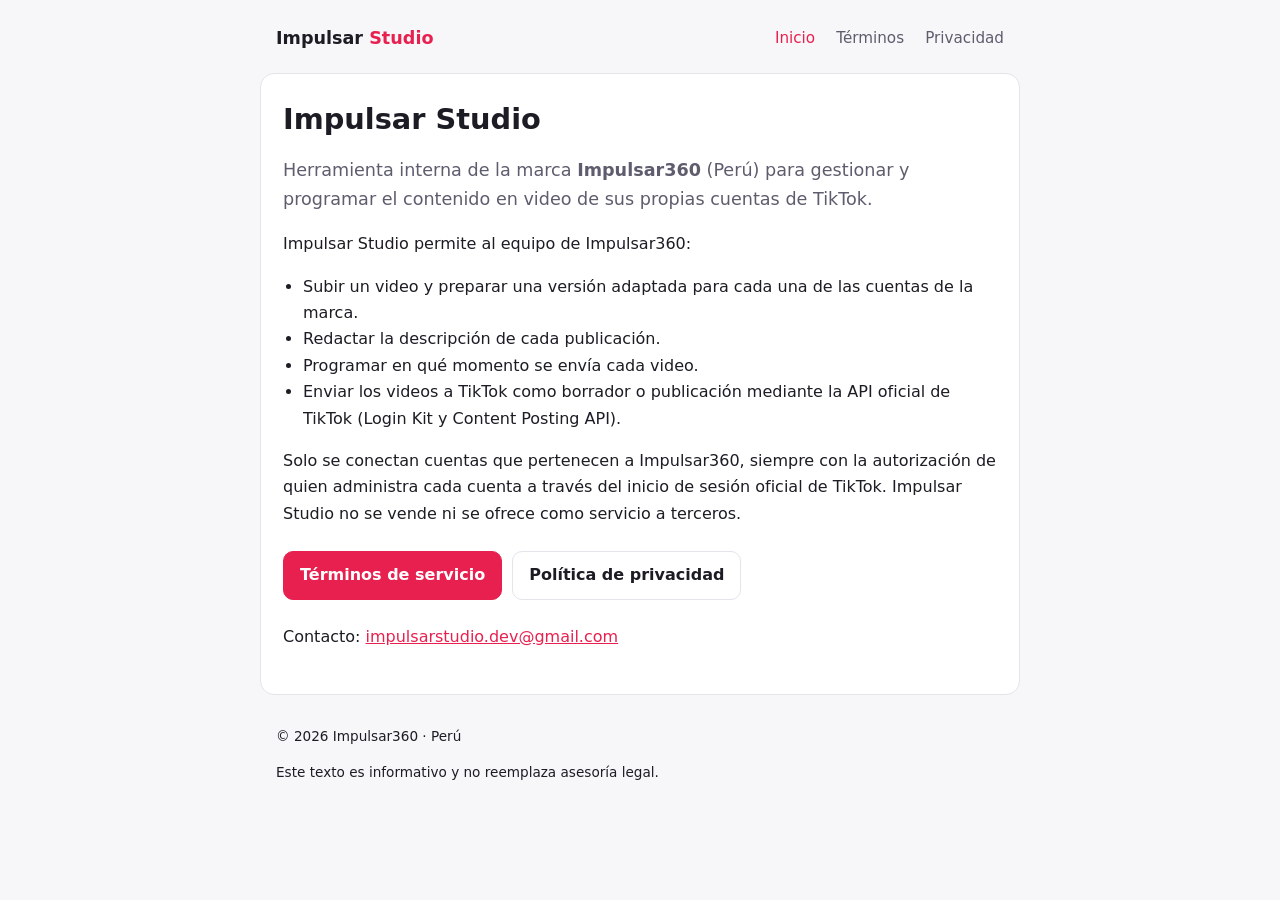
<file: index.html>
<!doctype html>
<html lang="es">
<head>
  <meta charset="utf-8">
  <meta name="viewport" content="width=device-width, initial-scale=1">
  <title>Impulsar Studio</title>
  <meta name="description" content="Impulsar Studio es la herramienta interna de Impulsar360 para gestionar y programar el contenido en video de sus propias cuentas de TikTok.">
  <link rel="stylesheet" href="style.css">
</head>
<body>
  <header>
    <a class="brand" href="./">Impulsar <span>Studio</span></a>
    <nav>
      <a href="./" aria-current="page">Inicio</a>
      <a href="terminos.html">Términos</a>
      <a href="privacidad.html">Privacidad</a>
    </nav>
  </header>

  <main>
    <h1>Impulsar Studio</h1>
    <p class="lead">Herramienta interna de la marca <strong>Impulsar360</strong> (Perú) para gestionar y programar el contenido en video de sus propias cuentas de TikTok.</p>

    <p>Impulsar Studio permite al equipo de Impulsar360:</p>
    <ul>
      <li>Subir un video y preparar una versión adaptada para cada una de las cuentas de la marca.</li>
      <li>Redactar la descripción de cada publicación.</li>
      <li>Programar en qué momento se envía cada video.</li>
      <li>Enviar los videos a TikTok como borrador o publicación mediante la API oficial de TikTok (Login Kit y Content Posting API).</li>
    </ul>

    <p>Solo se conectan cuentas que pertenecen a Impulsar360, siempre con la autorización de quien administra cada cuenta a través del inicio de sesión oficial de TikTok. Impulsar Studio no se vende ni se ofrece como servicio a terceros.</p>

    <div class="links">
      <a class="btn primary" href="terminos.html">Términos de servicio</a>
      <a class="btn" href="privacidad.html">Política de privacidad</a>
    </div>

    <p style="margin-top:24px">Contacto: <a href="mailto:impulsarstudio.dev@gmail.com">impulsarstudio.dev@gmail.com</a></p>
  </main>

  <footer>
    <p>© 2026 Impulsar360 · Perú</p>
    <p>Este texto es informativo y no reemplaza asesoría legal.</p>
  </footer>
</body>
</html>
</file>
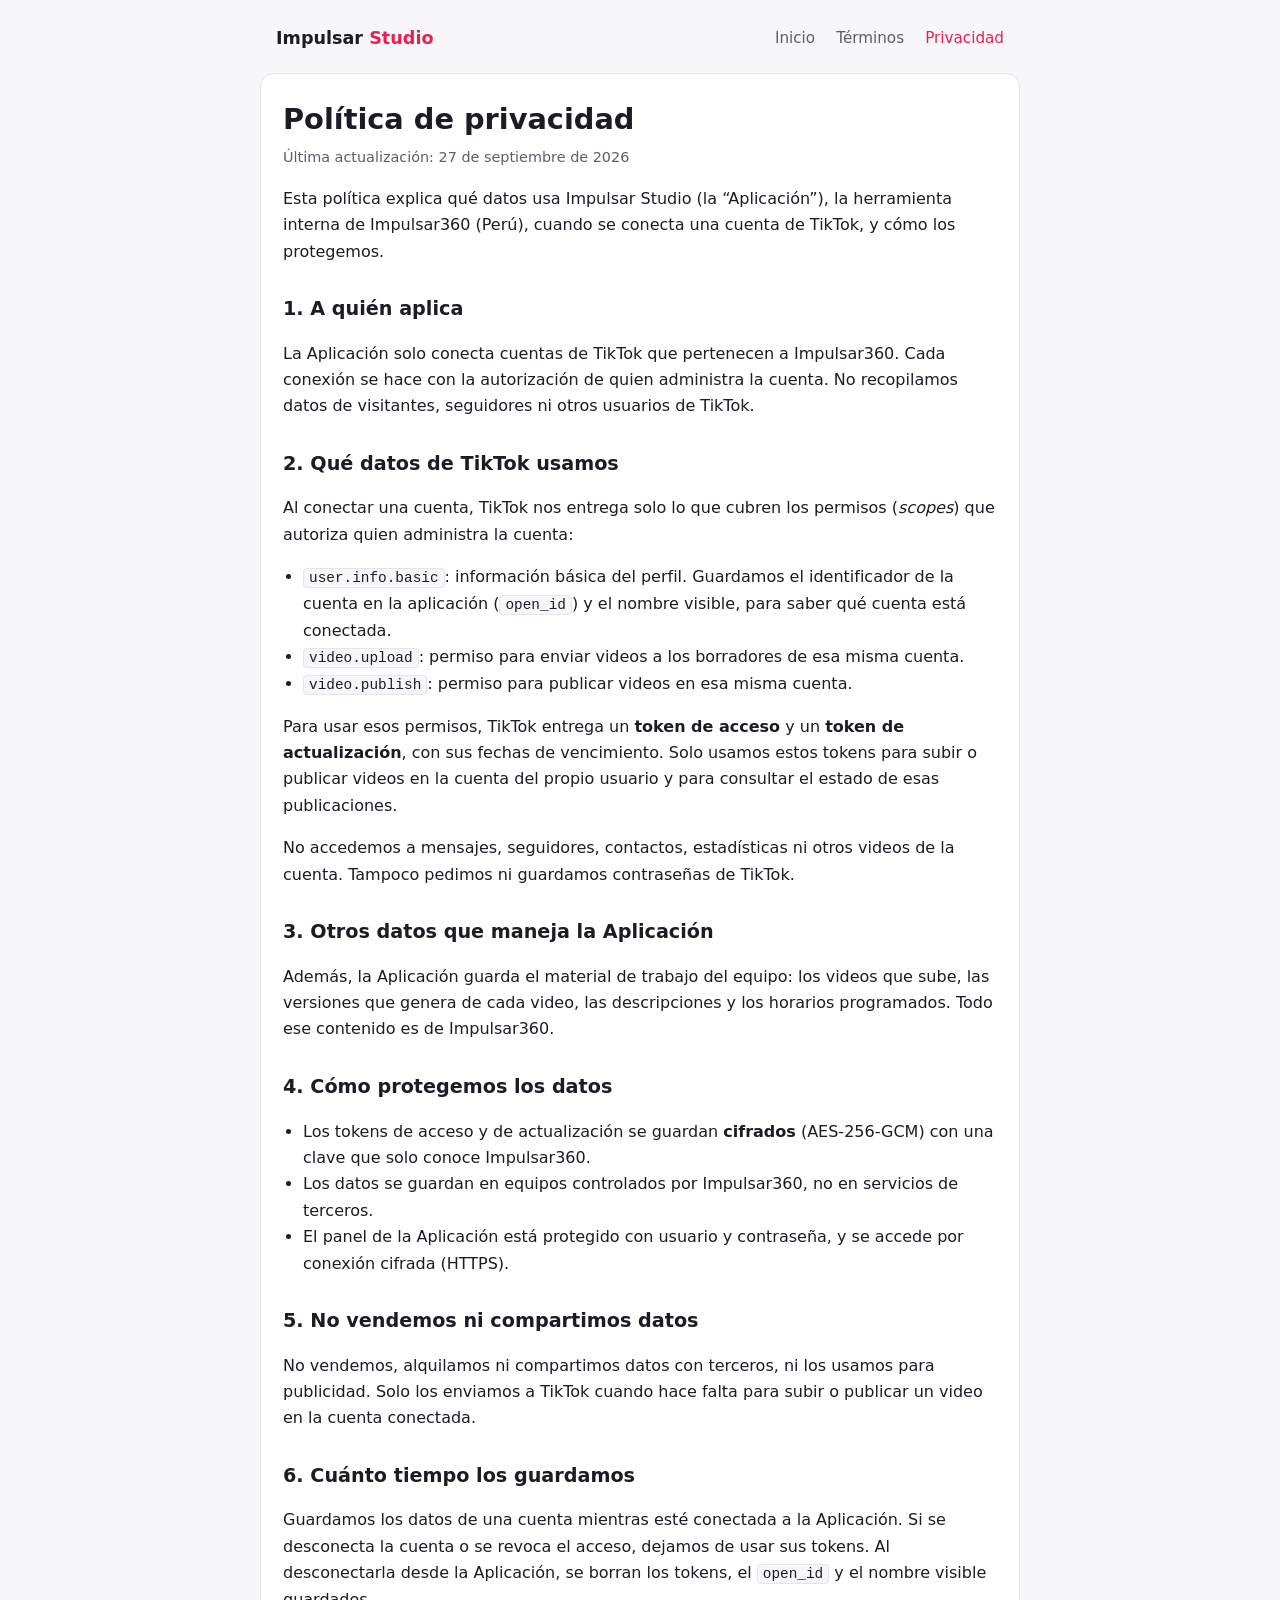
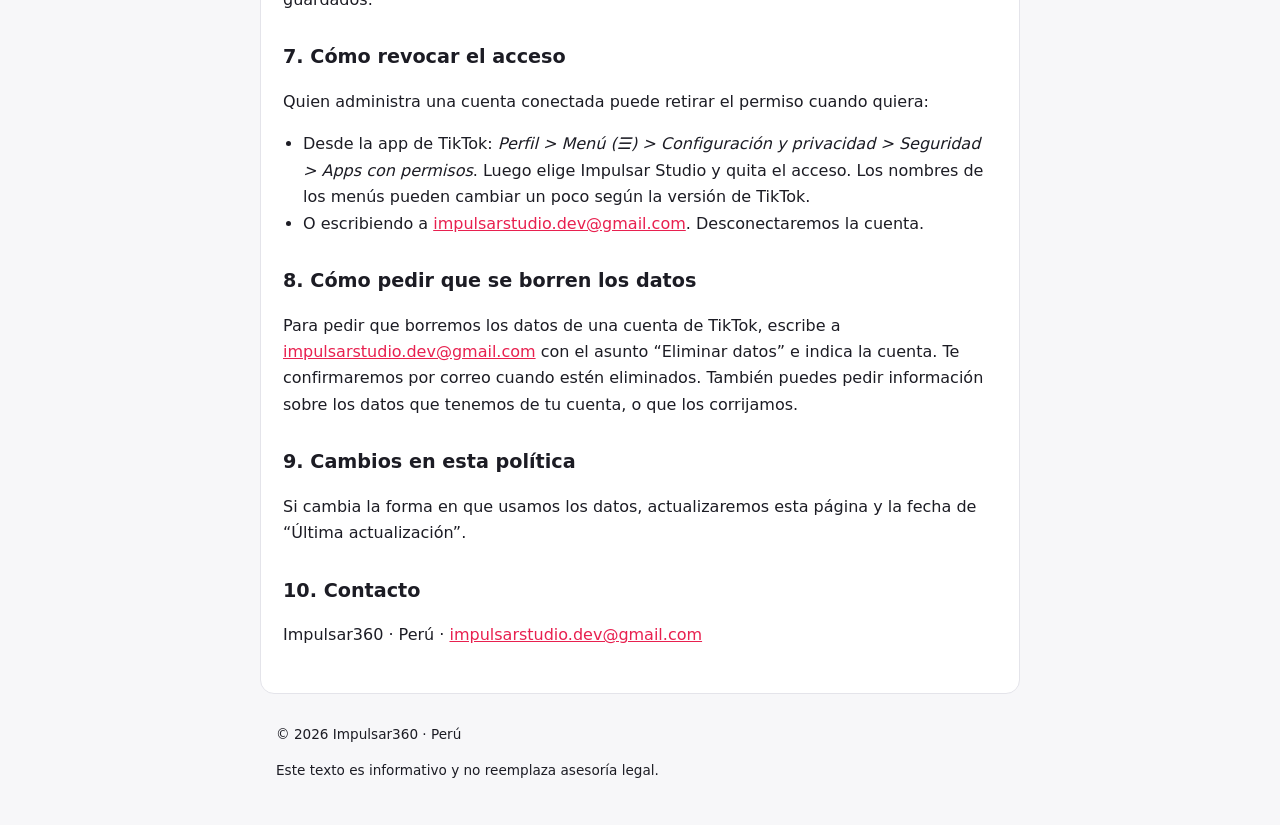
<file: privacidad.html>
<!doctype html>
<html lang="es">
<head>
  <meta charset="utf-8">
  <meta name="viewport" content="width=device-width, initial-scale=1">
  <title>Política de privacidad · Impulsar Studio</title>
  <meta name="description" content="Qué datos de TikTok usa Impulsar Studio, cómo se protegen y cómo revocar el acceso o pedir su eliminación.">
  <link rel="stylesheet" href="style.css">
</head>
<body>
  <header>
    <a class="brand" href="./">Impulsar <span>Studio</span></a>
    <nav>
      <a href="./">Inicio</a>
      <a href="terminos.html">Términos</a>
      <a href="privacidad.html" aria-current="page">Privacidad</a>
    </nav>
  </header>

  <main>
    <h1>Política de privacidad</h1>
    <p class="updated">Última actualización: 27 de septiembre de 2026</p>

    <p>Esta política explica qué datos usa Impulsar Studio (la “Aplicación”), la herramienta interna de Impulsar360 (Perú), cuando se conecta una cuenta de TikTok, y cómo los protegemos.</p>

    <h2>1. A quién aplica</h2>
    <p>La Aplicación solo conecta cuentas de TikTok que pertenecen a Impulsar360. Cada conexión se hace con la autorización de quien administra la cuenta. No recopilamos datos de visitantes, seguidores ni otros usuarios de TikTok.</p>

    <h2>2. Qué datos de TikTok usamos</h2>
    <p>Al conectar una cuenta, TikTok nos entrega solo lo que cubren los permisos (<em>scopes</em>) que autoriza quien administra la cuenta:</p>
    <ul>
      <li><code>user.info.basic</code>: información básica del perfil. Guardamos el identificador de la cuenta en la aplicación (<code>open_id</code>) y el nombre visible, para saber qué cuenta está conectada.</li>
      <li><code>video.upload</code>: permiso para enviar videos a los borradores de esa misma cuenta.</li>
      <li><code>video.publish</code>: permiso para publicar videos en esa misma cuenta.</li>
    </ul>
    <p>Para usar esos permisos, TikTok entrega un <strong>token de acceso</strong> y un <strong>token de actualización</strong>, con sus fechas de vencimiento. Solo usamos estos tokens para subir o publicar videos en la cuenta del propio usuario y para consultar el estado de esas publicaciones.</p>
    <p>No accedemos a mensajes, seguidores, contactos, estadísticas ni otros videos de la cuenta. Tampoco pedimos ni guardamos contraseñas de TikTok.</p>

    <h2>3. Otros datos que maneja la Aplicación</h2>
    <p>Además, la Aplicación guarda el material de trabajo del equipo: los videos que sube, las versiones que genera de cada video, las descripciones y los horarios programados. Todo ese contenido es de Impulsar360.</p>

    <h2>4. Cómo protegemos los datos</h2>
    <ul>
      <li>Los tokens de acceso y de actualización se guardan <strong>cifrados</strong> (AES-256-GCM) con una clave que solo conoce Impulsar360.</li>
      <li>Los datos se guardan en equipos controlados por Impulsar360, no en servicios de terceros.</li>
      <li>El panel de la Aplicación está protegido con usuario y contraseña, y se accede por conexión cifrada (HTTPS).</li>
    </ul>

    <h2>5. No vendemos ni compartimos datos</h2>
    <p>No vendemos, alquilamos ni compartimos datos con terceros, ni los usamos para publicidad. Solo los enviamos a TikTok cuando hace falta para subir o publicar un video en la cuenta conectada.</p>

    <h2>6. Cuánto tiempo los guardamos</h2>
    <p>Guardamos los datos de una cuenta mientras esté conectada a la Aplicación. Si se desconecta la cuenta o se revoca el acceso, dejamos de usar sus tokens. Al desconectarla desde la Aplicación, se borran los tokens, el <code>open_id</code> y el nombre visible guardados.</p>

    <h2>7. Cómo revocar el acceso</h2>
    <p>Quien administra una cuenta conectada puede retirar el permiso cuando quiera:</p>
    <ul>
      <li>Desde la app de TikTok: <em>Perfil &gt; Menú (☰) &gt; Configuración y privacidad &gt; Seguridad &gt; Apps con permisos</em>. Luego elige Impulsar Studio y quita el acceso. Los nombres de los menús pueden cambiar un poco según la versión de TikTok.</li>
      <li>O escribiendo a <a href="mailto:impulsarstudio.dev@gmail.com">impulsarstudio.dev@gmail.com</a>. Desconectaremos la cuenta.</li>
    </ul>

    <h2>8. Cómo pedir que se borren los datos</h2>
    <p>Para pedir que borremos los datos de una cuenta de TikTok, escribe a <a href="mailto:impulsarstudio.dev@gmail.com">impulsarstudio.dev@gmail.com</a> con el asunto “Eliminar datos” e indica la cuenta. Te confirmaremos por correo cuando estén eliminados. También puedes pedir información sobre los datos que tenemos de tu cuenta, o que los corrijamos.</p>

    <h2>9. Cambios en esta política</h2>
    <p>Si cambia la forma en que usamos los datos, actualizaremos esta página y la fecha de “Última actualización”.</p>

    <h2>10. Contacto</h2>
    <p>Impulsar360 · Perú · <a href="mailto:impulsarstudio.dev@gmail.com">impulsarstudio.dev@gmail.com</a></p>
  </main>

  <footer>
    <p>© 2026 Impulsar360 · Perú</p>
    <p>Este texto es informativo y no reemplaza asesoría legal.</p>
  </footer>
</body>
</html>
</file>
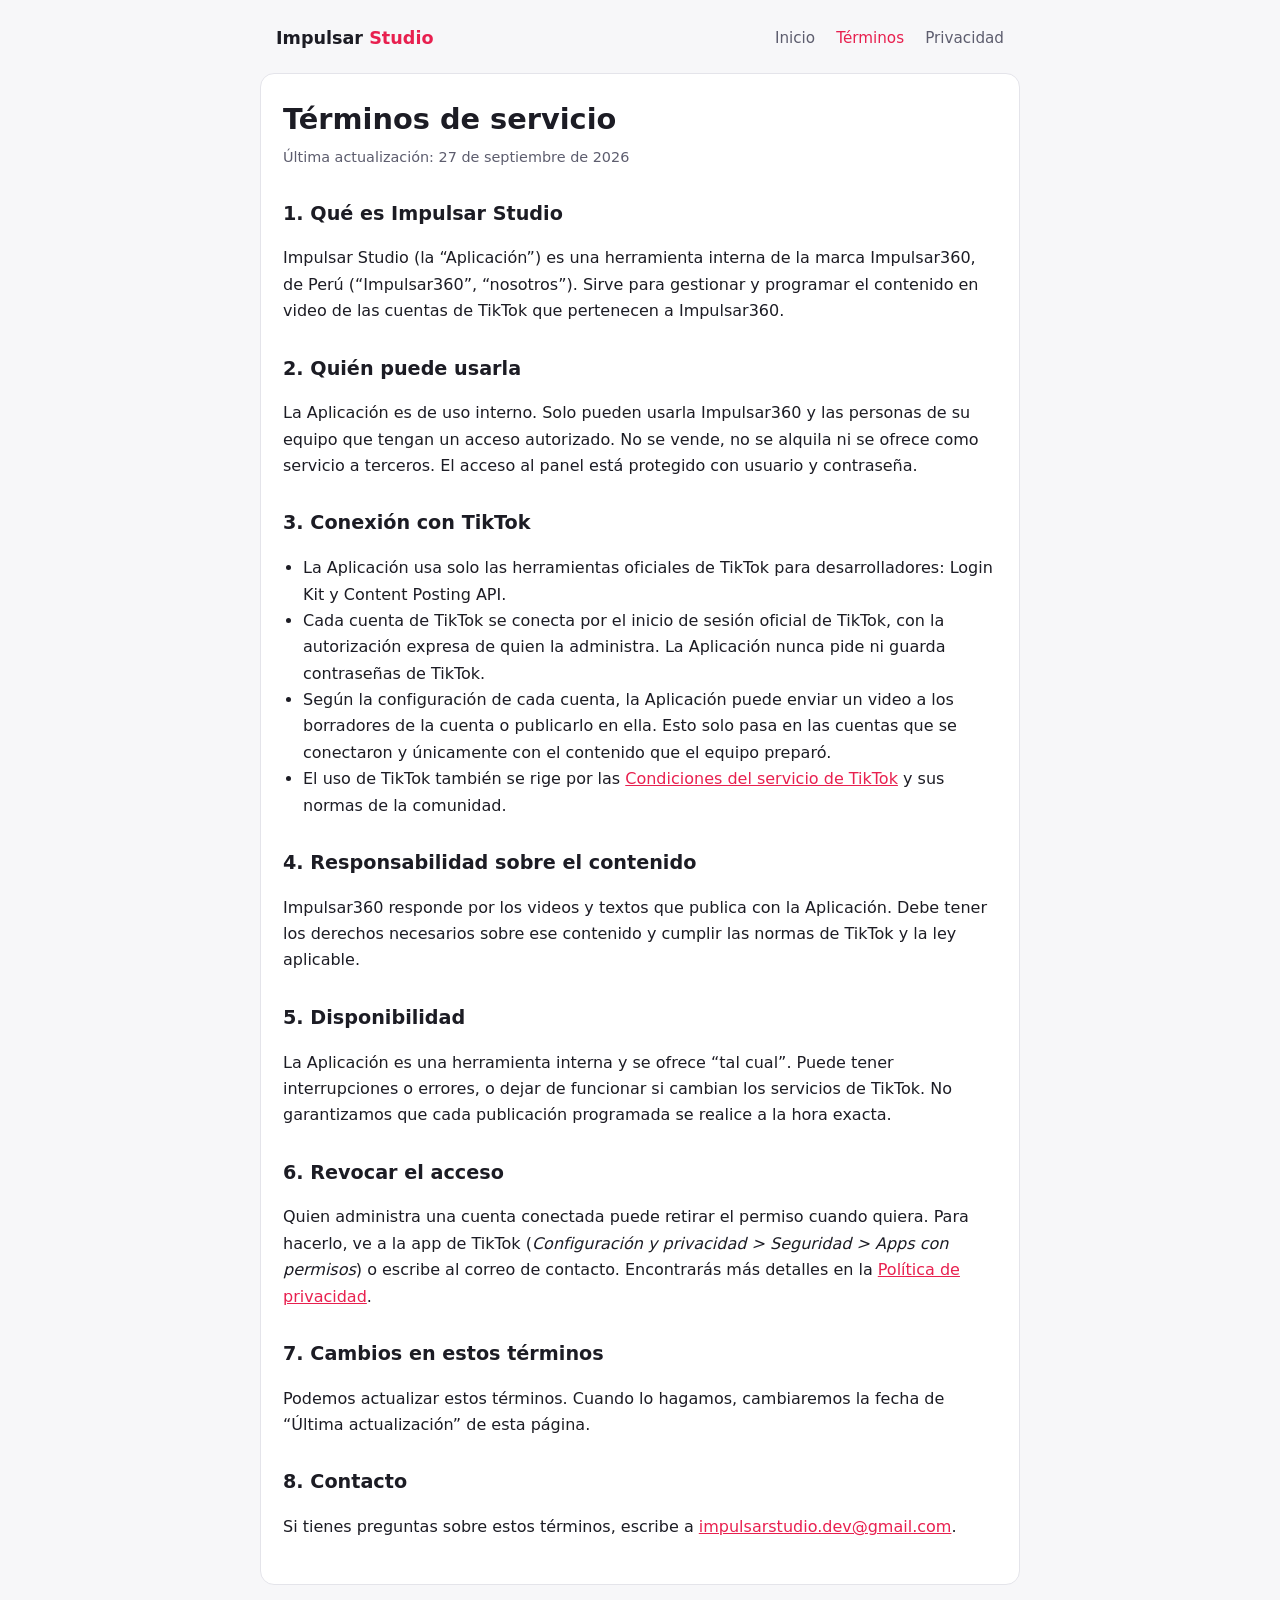
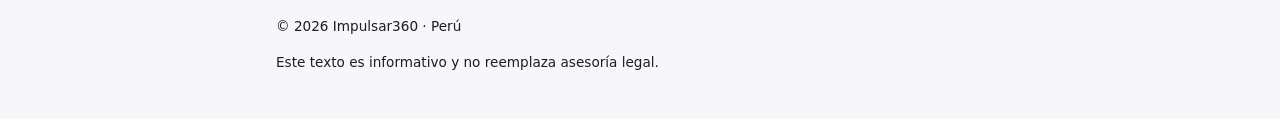
<file: terminos.html>
<!doctype html>
<html lang="es">
<head>
  <meta charset="utf-8">
  <meta name="viewport" content="width=device-width, initial-scale=1">
  <title>Términos de servicio · Impulsar Studio</title>
  <meta name="description" content="Términos de servicio de Impulsar Studio, herramienta interna de Impulsar360.">
  <link rel="stylesheet" href="style.css">
</head>
<body>
  <header>
    <a class="brand" href="./">Impulsar <span>Studio</span></a>
    <nav>
      <a href="./">Inicio</a>
      <a href="terminos.html" aria-current="page">Términos</a>
      <a href="privacidad.html">Privacidad</a>
    </nav>
  </header>

  <main>
    <h1>Términos de servicio</h1>
    <p class="updated">Última actualización: 27 de septiembre de 2026</p>

    <h2>1. Qué es Impulsar Studio</h2>
    <p>Impulsar Studio (la “Aplicación”) es una herramienta interna de la marca Impulsar360, de Perú (“Impulsar360”, “nosotros”). Sirve para gestionar y programar el contenido en video de las cuentas de TikTok que pertenecen a Impulsar360.</p>

    <h2>2. Quién puede usarla</h2>
    <p>La Aplicación es de uso interno. Solo pueden usarla Impulsar360 y las personas de su equipo que tengan un acceso autorizado. No se vende, no se alquila ni se ofrece como servicio a terceros. El acceso al panel está protegido con usuario y contraseña.</p>

    <h2>3. Conexión con TikTok</h2>
    <ul>
      <li>La Aplicación usa solo las herramientas oficiales de TikTok para desarrolladores: Login Kit y Content Posting API.</li>
      <li>Cada cuenta de TikTok se conecta por el inicio de sesión oficial de TikTok, con la autorización expresa de quien la administra. La Aplicación nunca pide ni guarda contraseñas de TikTok.</li>
      <li>Según la configuración de cada cuenta, la Aplicación puede enviar un video a los borradores de la cuenta o publicarlo en ella. Esto solo pasa en las cuentas que se conectaron y únicamente con el contenido que el equipo preparó.</li>
      <li>El uso de TikTok también se rige por las <a href="https://www.tiktok.com/legal/terms-of-service" rel="noopener">Condiciones del servicio de TikTok</a> y sus normas de la comunidad.</li>
    </ul>

    <h2>4. Responsabilidad sobre el contenido</h2>
    <p>Impulsar360 responde por los videos y textos que publica con la Aplicación. Debe tener los derechos necesarios sobre ese contenido y cumplir las normas de TikTok y la ley aplicable.</p>

    <h2>5. Disponibilidad</h2>
    <p>La Aplicación es una herramienta interna y se ofrece “tal cual”. Puede tener interrupciones o errores, o dejar de funcionar si cambian los servicios de TikTok. No garantizamos que cada publicación programada se realice a la hora exacta.</p>

    <h2>6. Revocar el acceso</h2>
    <p>Quien administra una cuenta conectada puede retirar el permiso cuando quiera. Para hacerlo, ve a la app de TikTok (<em>Configuración y privacidad &gt; Seguridad &gt; Apps con permisos</em>) o escribe al correo de contacto. Encontrarás más detalles en la <a href="privacidad.html">Política de privacidad</a>.</p>

    <h2>7. Cambios en estos términos</h2>
    <p>Podemos actualizar estos términos. Cuando lo hagamos, cambiaremos la fecha de “Última actualización” de esta página.</p>

    <h2>8. Contacto</h2>
    <p>Si tienes preguntas sobre estos términos, escribe a <a href="mailto:impulsarstudio.dev@gmail.com">impulsarstudio.dev@gmail.com</a>.</p>
  </main>

  <footer>
    <p>© 2026 Impulsar360 · Perú</p>
    <p>Este texto es informativo y no reemplaza asesoría legal.</p>
  </footer>
</body>
</html>
</file>
<file: style.css>
:root {
  --bg: #f7f7f9;
  --card: #ffffff;
  --text: #1c1c24;
  --muted: #5d5d6e;
  --accent: #e8204f;
  --border: #e4e4ea;
}
@media (prefers-color-scheme: dark) {
  :root {
    --bg: #121217;
    --card: #1b1b22;
    --text: #ececf1;
    --muted: #a3a3b3;
    --accent: #ff4d73;
    --border: #2c2c36;
  }
}
* { box-sizing: border-box; }
body {
  margin: 0;
  background: var(--bg);
  color: var(--text);
  font: 16px/1.65 system-ui, -apple-system, "Segoe UI", Roboto, sans-serif;
}
header, main, footer { max-width: 760px; margin: 0 auto; padding: 0 16px; }
header { padding-top: 24px; display: flex; flex-wrap: wrap; gap: 8px 20px; align-items: center; justify-content: space-between; }
.brand { font-weight: 700; font-size: 1.1rem; color: var(--text); text-decoration: none; }
.brand span { color: var(--accent); }
nav a { color: var(--muted); text-decoration: none; margin-left: 16px; font-size: .95rem; }
nav a:first-child { margin-left: 0; }
nav a:hover, nav a[aria-current] { color: var(--accent); }
main {
  background: var(--card);
  border: 1px solid var(--border);
  border-radius: 14px;
  margin-top: 20px;
  padding: 28px 22px;
}
h1 { font-size: 1.8rem; line-height: 1.25; margin: 0 0 8px; }
h2 { font-size: 1.2rem; margin: 28px 0 8px; }
p, li { color: var(--text); }
ul { padding-left: 20px; }
a { color: var(--accent); }
code { font-size: .9em; background: var(--bg); border: 1px solid var(--border); border-radius: 4px; padding: 1px 5px; }
.updated { color: var(--muted); font-size: .9rem; margin-top: 0; }
.lead { font-size: 1.1rem; color: var(--muted); }
.links { display: flex; flex-wrap: wrap; gap: 10px; margin-top: 24px; }
.btn {
  display: inline-block; padding: 10px 16px; border-radius: 10px;
  border: 1px solid var(--border); color: var(--text); text-decoration: none; font-weight: 600;
}
.btn.primary { background: var(--accent); border-color: var(--accent); color: #fff; }
footer { color: var(--muted); font-size: .85rem; padding-top: 16px; padding-bottom: 32px; }
@media (max-width: 480px) {
  main { padding: 22px 16px; }
  h1 { font-size: 1.5rem; }
}
</file>
